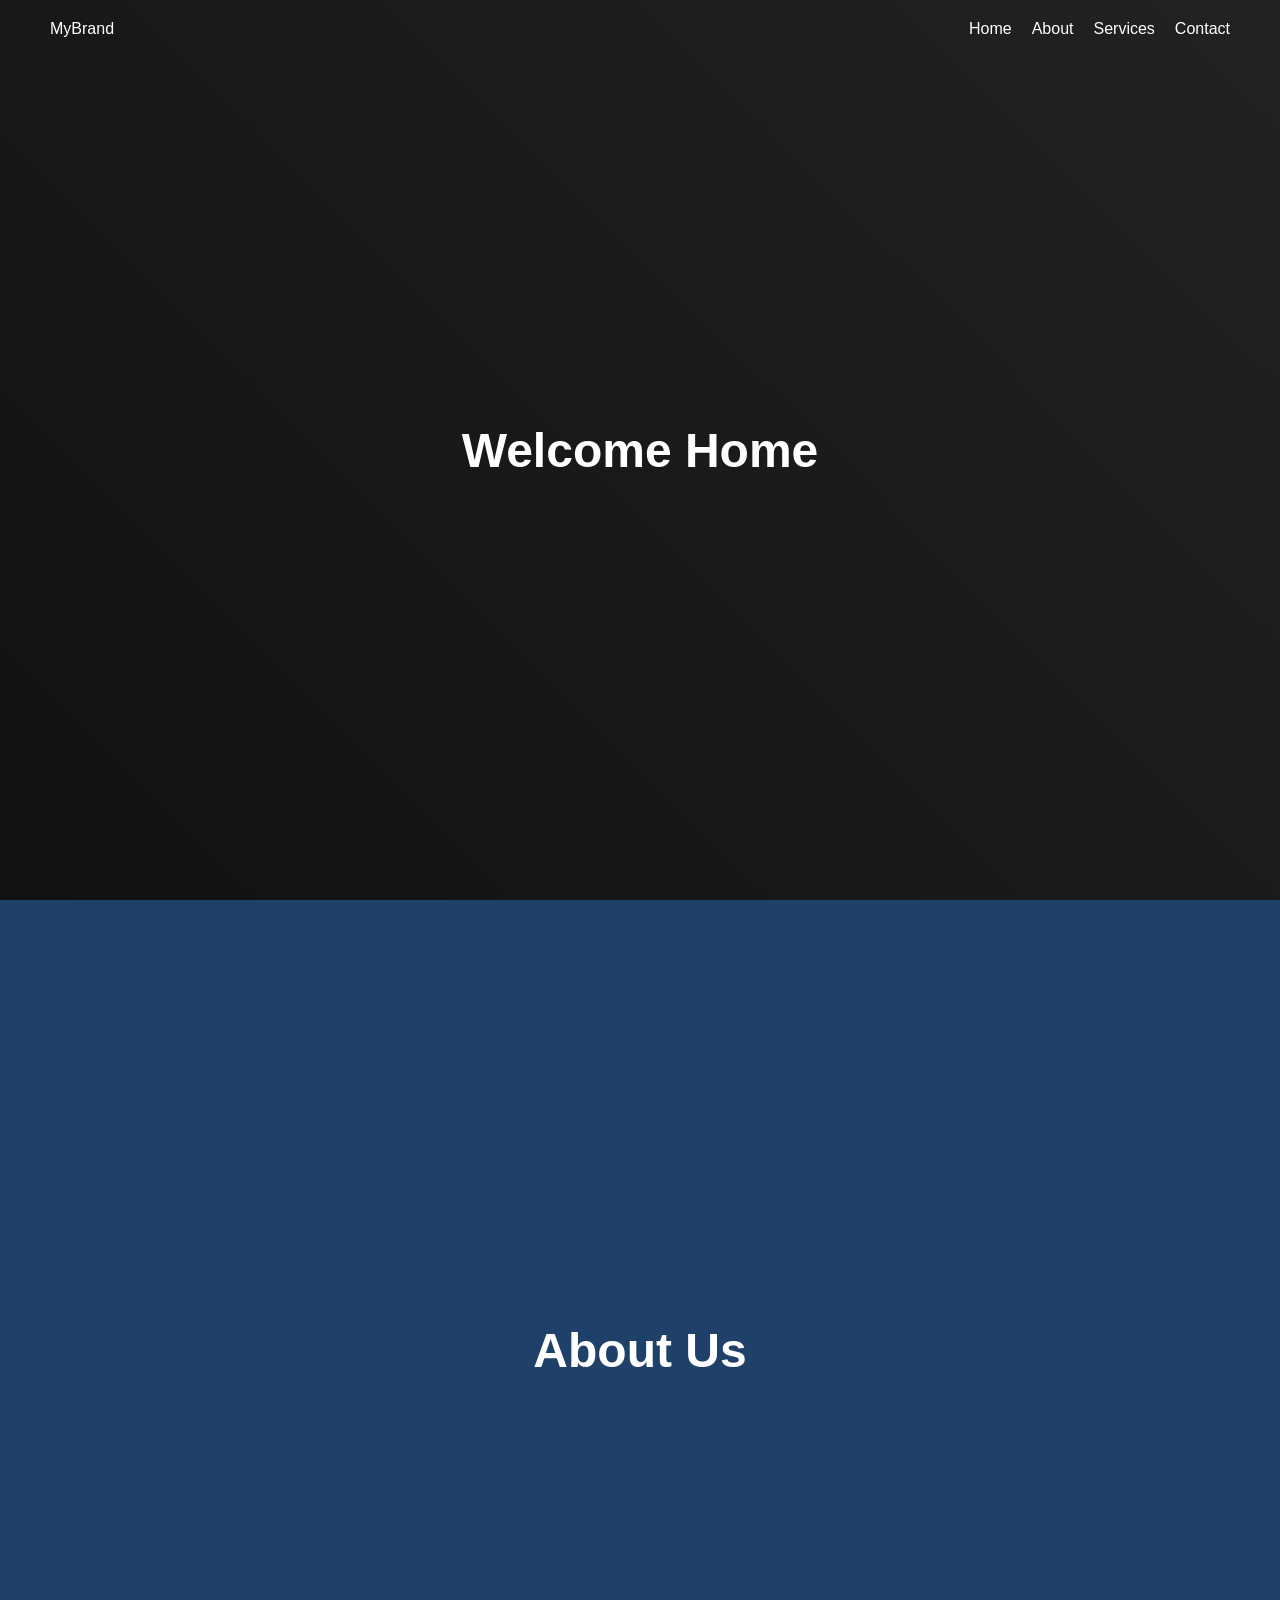
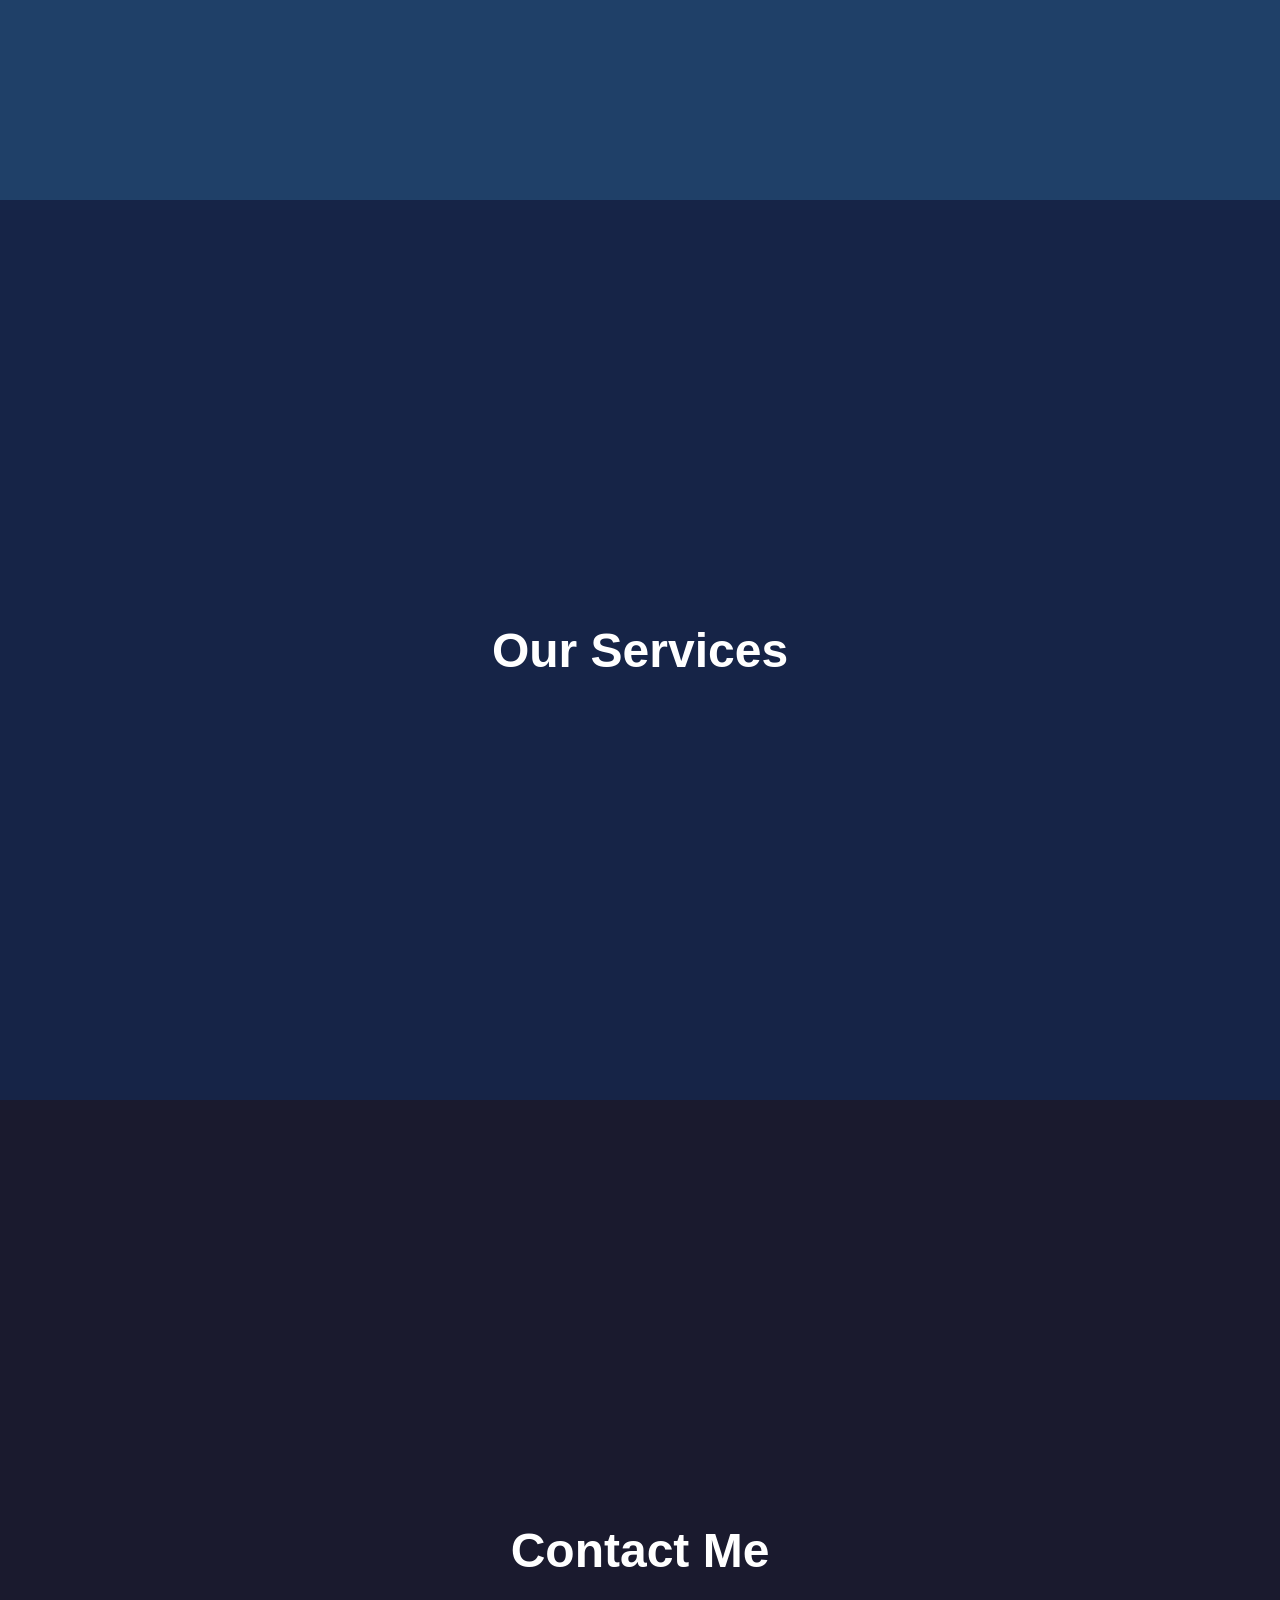
<file: Task_1/index.html>
<!DOCTYPE html>
<html lang="en">
<head>
    <meta charset="UTF-8">
    <meta name="viewport" content="width=device-width, initial-scale=1.0">
    <title>Responsive Landing Page</title>
    <link rel="stylesheet" href="style.css">
</head>
<body>

    <nav id="navbar">
        <div class="logo">MyBrand</div>
        <ul class="nav-links">
            <li><a href="#home">Home</a></li>
            <li><a href="#about">About</a></li>
            <li><a href="#services">Services</a></li>
            <li><a href="#contact">Contact</a></li>
        </ul>
    </nav>

    <section id="home" class="section"><h1>Welcome Home</h1></section>
    <section id="about" class="section"><h1>About Us</h1></section>
    <section id="services" class="section"><h1>Our Services</h1></section>
    <section id="contact" class="section"><h1>Contact Me</h1></section>

    <script src="script.js"></script>
</body>
</html>
</file>
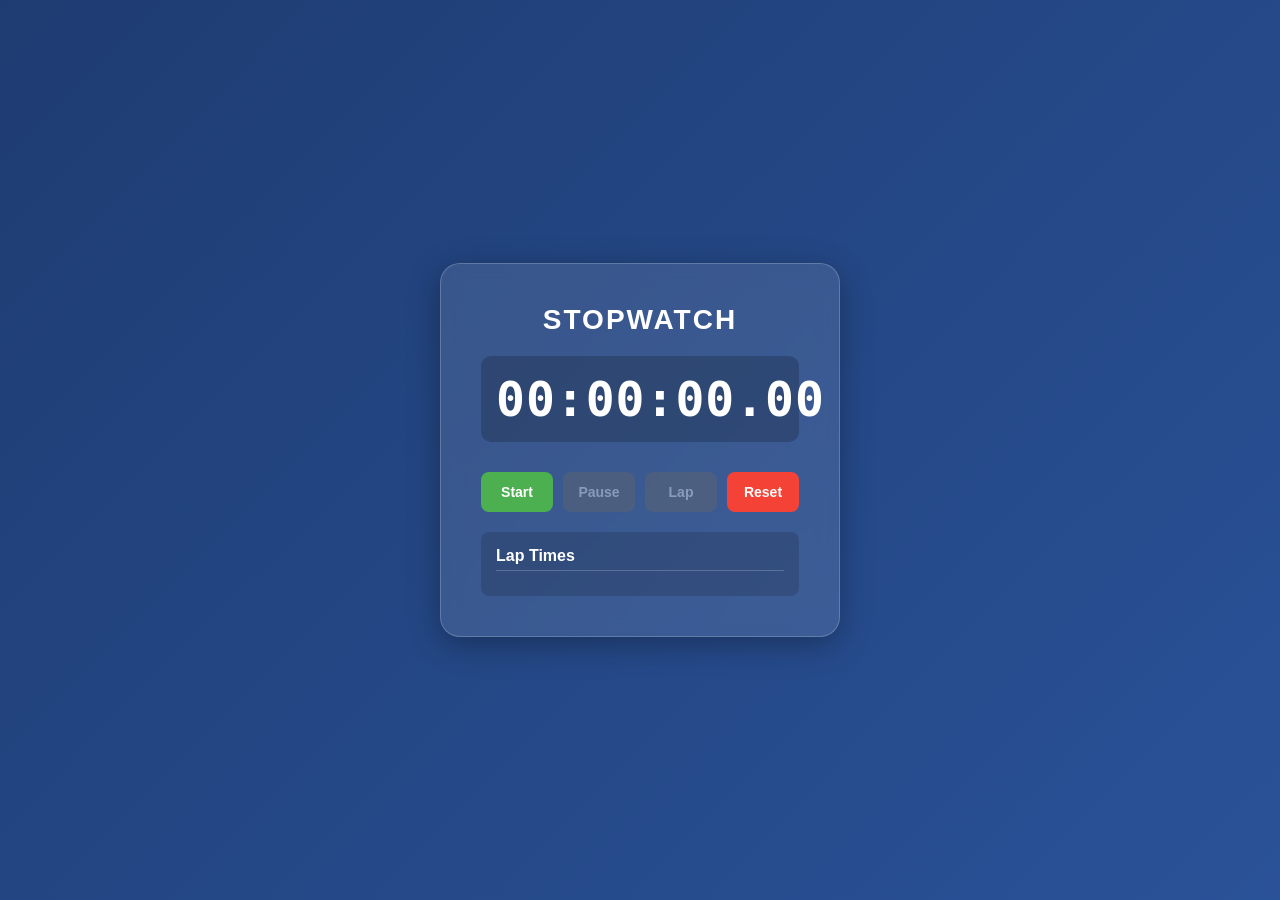
<file: Task_2/index.html>
<!DOCTYPE html>
<html lang="en">
<head>
    <meta charset="UTF-8">
    <meta name="viewport" content="width=device-width, initial-scale=1.0">
    <title>Stopwatch Application</title>
    <link rel="stylesheet" href="style.css">
</head>
<body>

    <div class="stopwatch-container">
        <h1>Stopwatch</h1>
        
        <div class="display" id="display">00:00:00.00</div>
        
        <div class="controls">
            <button id="startBtn" class="btn start">Start</button>
            <button id="pauseBtn" class="btn pause" disabled>Pause</button>
            <button id="lapBtn" class="btn lap" disabled>Lap</button>
            <button id="resetBtn" class="btn reset">Reset</button>
        </div>

        <div class="laps-box">
            <h3>Lap Times</h3>
            <ul id="lapsList"></ul>
        </div>
    </div>

    <script src="script.js"></script>
</body>
</html>
</file>
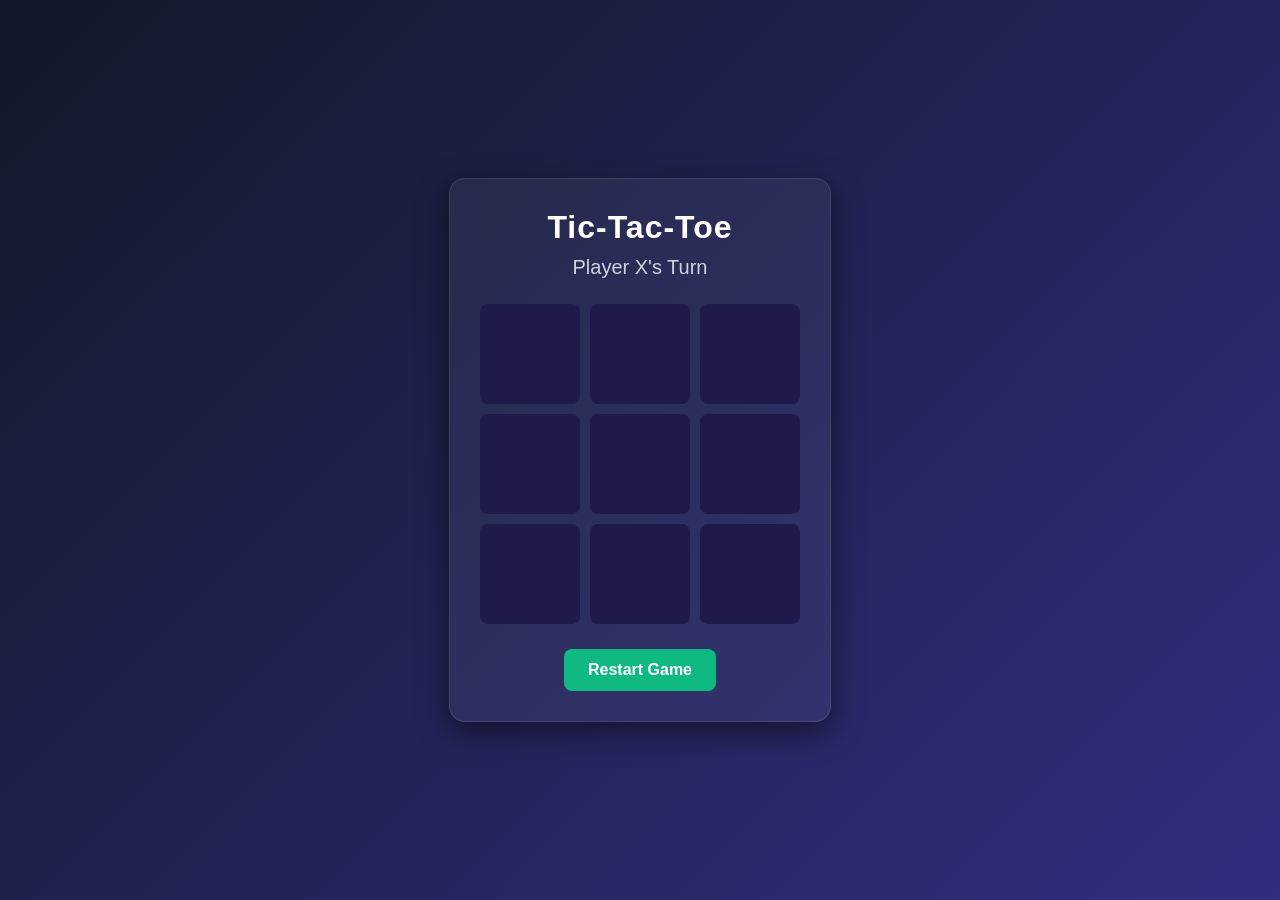
<file: Task_3/index.html>
<!DOCTYPE html>
<html lang="en">
<head>
    <meta charset="UTF-8">
    <meta name="viewport" content="width=device-width, initial-scale=1.0">
    <title>Tic-Tac-Toe Application</title>
    <link rel="stylesheet" href="style.css">
</head>
<body>

    <div class="game-container">
        <h1>Tic-Tac-Toe</h1>
        
        <!-- Game Status Screen -->
        <div class="status" id="statusText">Player X's Turn</div>

        <!-- 3x3 Game Board Grid -->
        <div class="board" id="board">
            <div data-cell-index="0" class="cell"></div>
            <div data-cell-index="1" class="cell"></div>
            <div data-cell-index="2" class="cell"></div>
            <div data-cell-index="3" class="cell"></div>
            <div data-cell-index="4" class="cell"></div>
            <div data-cell-index="5" class="cell"></div>
            <div data-cell-index="6" class="cell"></div>
            <div data-cell-index="7" class="cell"></div>
            <div data-cell-index="8" class="cell"></div>
        </div>

        <!-- Reset Button -->
        <button id="restartBtn" class="restart-btn">Restart Game</button>
    </div>

    <script src="script.js"></script>
</body>
</html>
</file>
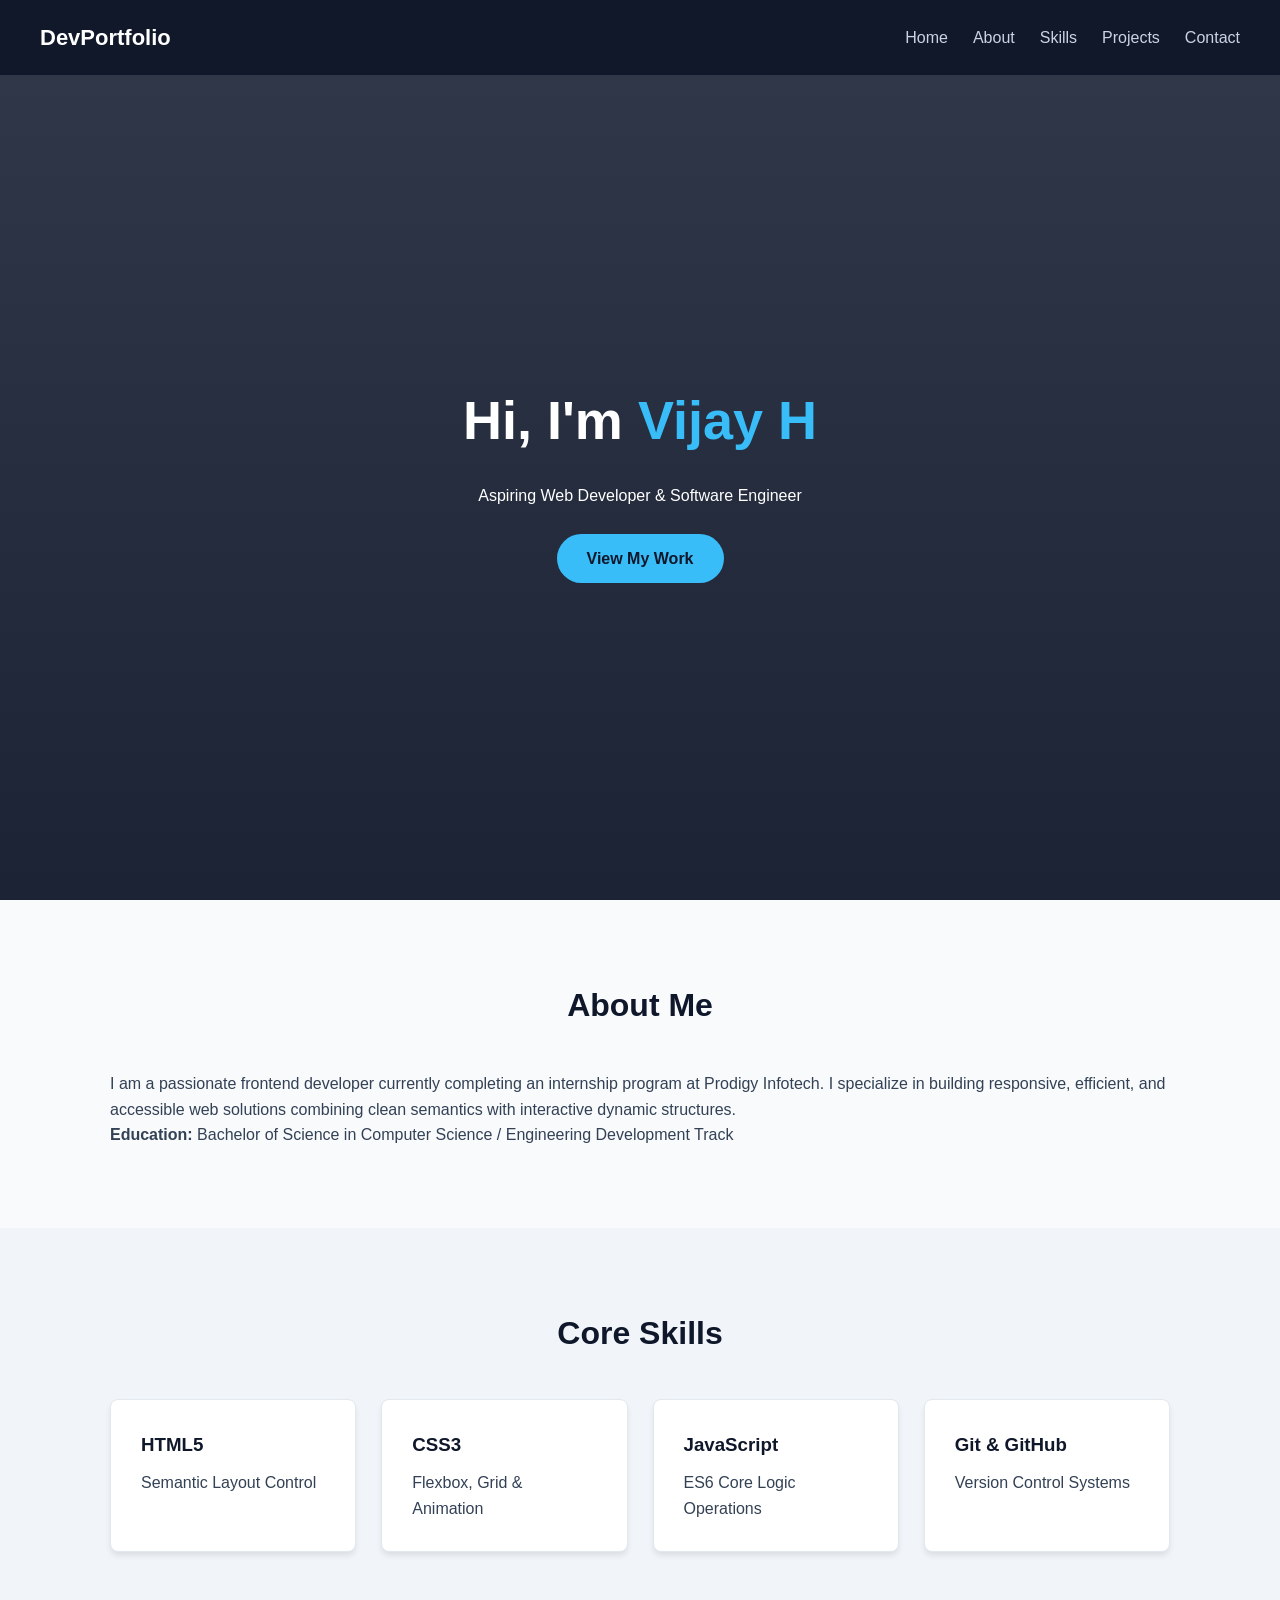
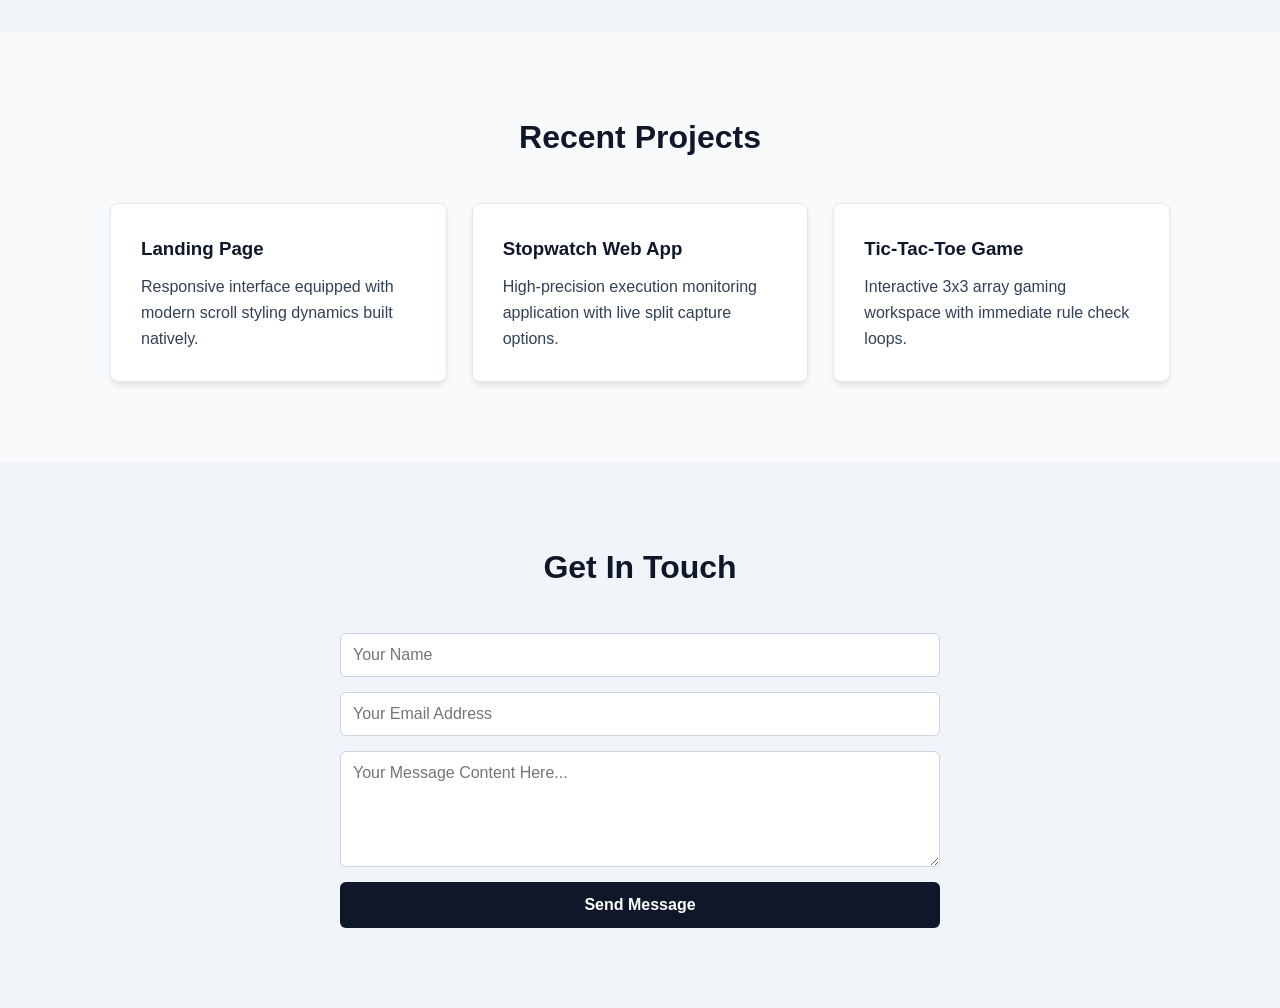
<file: Task_4/index.html>
<!DOCTYPE html>
<html lang="en">
<head>
    <meta charset="UTF-8">
    <meta name="viewport" content="width=device-width, initial-scale=1.0">
    <title>My Personal Portfolio</title>
    <link rel="stylesheet" href="style.css">
</head>
<body>

    <header id="header">
        <div class="logo">DevPortfolio</div>
        <nav>
            <ul class="nav-links">
                <li><a href="#hero">Home</a></li>
                <li><a href="#about">About</a></li>
                <li><a href="#skills">Skills</a></li>
                <li><a href="#projects">Projects</a></li>
                <li><a href="#contact">Contact</a></li>
            </ul>
        </nav>
    </header>

    <section id="hero" class="hero-section">
        <div class="hero-content">
            <h1>Hi, I'm <span class="highlight">Vijay H</span></h1>
            <p>Aspiring Web Developer & Software Engineer</p>
            <a href="#projects" class="cta-btn">View My Work</a>
        </div>
    </section>

    <section id="about" class="section-padding">
        <div class="container">
            <h2>About Me</h2>
            <div class="about-grid">
                <div class="about-text">
                    <p>I am a passionate frontend developer currently completing an internship program at Prodigy Infotech. I specialize in building responsive, efficient, and accessible web solutions combining clean semantics with interactive dynamic structures.</p>
                    <p><strong>Education:</strong> Bachelor of Science in Computer Science / Engineering Development Track</p>
                </div>
            </div>
        </div>
    </section>

    <section id="skills" class="section-padding alternate-bg">
        <div class="container">
            <h2>Core Skills</h2>
            <div class="skills-grid">
                <div class="skill-card"><h3>HTML5</h3><p>Semantic Layout Control</p></div>
                <div class="skill-card"><h3>CSS3</h3><p>Flexbox, Grid & Animation</p></div>
                <div class="skill-card"><h3>JavaScript</h3><p>ES6 Core Logic Operations</p></div>
                <div class="skill-card"><h3>Git & GitHub</h3><p>Version Control Systems</p></div>
            </div>
        </div>
    </section>

    <section id="projects" class="section-padding">
        <div class="container">
            <h2>Recent Projects</h2>
            <div class="projects-grid">
                <div class="project-card">
                    <h3>Landing Page</h3>
                    <p>Responsive interface equipped with modern scroll styling dynamics built natively.</p>
                </div>
                <div class="project-card">
                    <h3>Stopwatch Web App</h3>
                    <p>High-precision execution monitoring application with live split capture options.</p>
                </div>
                <div class="project-card">
                    <h3>Tic-Tac-Toe Game</h3>
                    <p>Interactive 3x3 array gaming workspace with immediate rule check loops.</p>
                </div>
            </div>
        </div>
    </section>

    <section id="contact" class="section-padding alternate-bg">
        <div class="container">
            <h2>Get In Touch</h2>
            <form id="contactForm" class="contact-form">
                <input type="text" id="name" placeholder="Your Name" required>
                <input type="email" id="email" placeholder="Your Email Address" required>
                <textarea id="message" rows="5" placeholder="Your Message Content Here..." required></textarea>
                <button type="submit" class="submit-btn">Send Message</button>
            </form>
        </div>
    </section>

    <script src="script.js"></script>
</body>
</html>
</file>
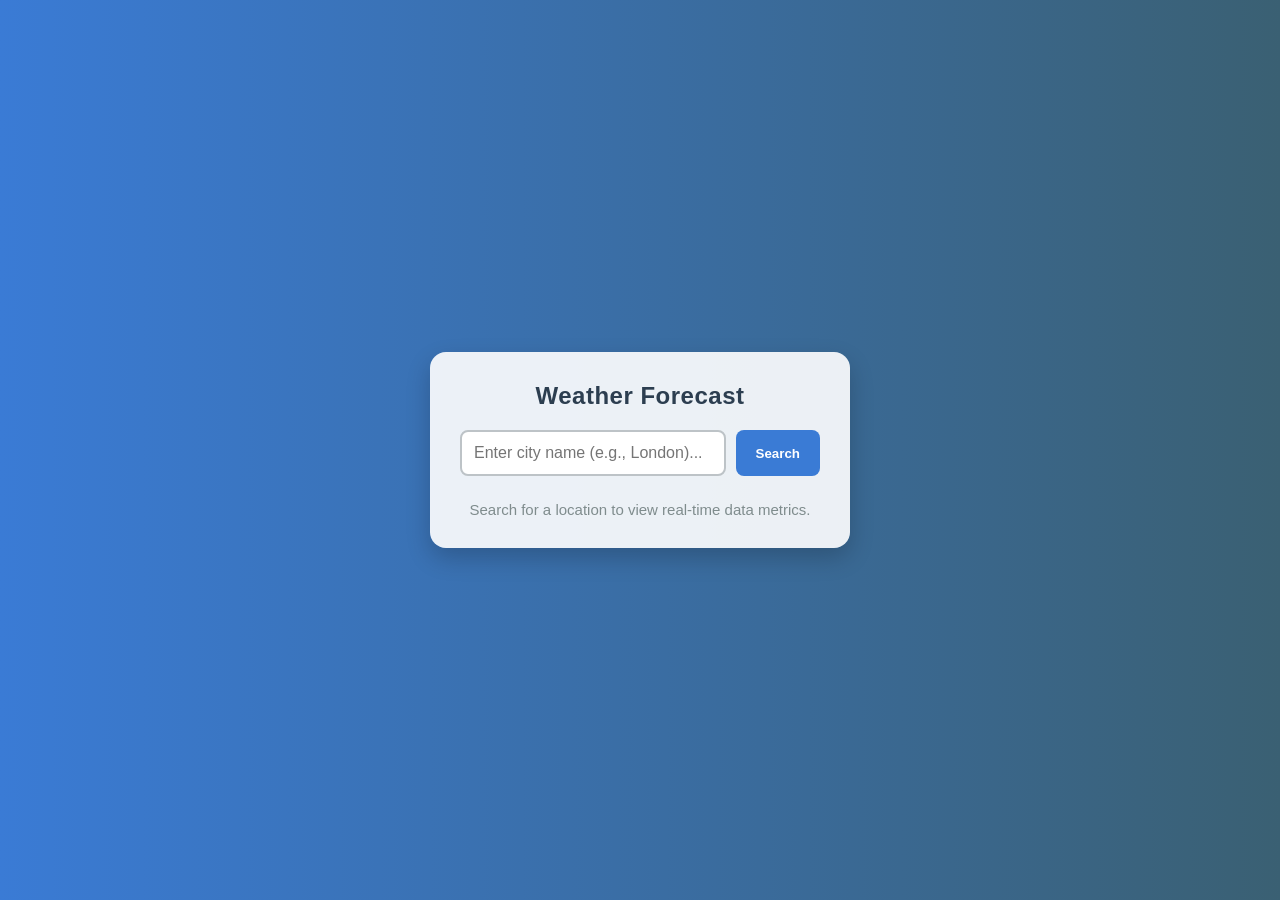
<file: Task_5/index.html>
<!DOCTYPE html>
<html lang="en">
<head>
    <meta charset="UTF-8">
    <meta name="viewport" content="width=device-width, initial-scale=1.0">
    <title>Weather Application</title>
    <link rel="stylesheet" href="style.css">
</head>
<body>

    <div class="weather-box">
        <h2>Weather Forecast</h2>
        
        <div class="search-bar">
            <input type="text" id="cityInput" placeholder="Enter city name (e.g., London)...">
            <button id="searchBtn">Search</button>
        </div>

        <div class="weather-info" id="weatherInfo">
            <p class="msg">Search for a location to view real-time data metrics.</p>
        </div>
    </div>

    <script src="script.js"></script>
</body>
</html>
</file>
<file: Task_1/style.css>
/* Reset basic styles */
* {
    margin: 0;
    padding: 0;
    box-sizing: border-box;
    font-family: 'Segoe UI', Tahoma, Geneva, Verdana, sans-serif;
}

html {
    scroll-behavior: smooth;
}

/* Default Navbar State */
nav {
    position: fixed;
    top: 0;
    width: 100%;
    display: flex;
    justify-content: space-between;
    align-items: center;
    padding: 20px 50px;
    background-color: transparent;
    color: #fff;
    transition: all 0.4s ease;
    z-index: 1000;
}

/* Active Navbar State on Scroll (triggered by JS) */
nav.scrolled {
    background-color: #1a1a2e;
    padding: 15px 50px;
    box-shadow: 0 4px 10px rgba(0, 0, 0, 0.3);
}

.nav-links {
    display: flex;
    list-style: none;
}

.nav-links li a {
    color: inherit;
    text-decoration: none;
    margin-left: 20px;
    font-weight: 500;
    transition: color 0.3s;
}

/* Hover Effect */
.nav-links li a:hover {
    color: #00fff0;
}

/* Section styling to create page height */
.section {
    height: 100vh;
    display: flex;
    justify-content: center;
    align-items: center;
    color: #fff;
}

#home { background: linear-gradient(45deg, #111, #222); }
#about { background: #1f4068; }
#services { background: #162447; }
#contact { background: #1a1a2e; }

h1 { font-size: 3rem; }
</file>
<file: Task_2/style.css>
* {
    margin: 0;
    padding: 0;
    box-sizing: border-box;
    font-family: 'Segoe UI', sans-serif;
}

body {
    background: linear-gradient(135deg, #1e3c72, #2a5298);
    min-height: 100vh;
    display: flex;
    justify-content: center;
    align-items: center;
    color: #fff;
}

.stopwatch-container {
    background: rgba(255, 255, 255, 0.1);
    backdrop-filter: blur(10px);
    border: 1px solid rgba(255, 255, 255, 0.2);
    padding: 40px;
    border-radius: 20px;
    box-shadow: 0 8px 32px rgba(0, 0, 0, 0.3);
    text-align: center;
    width: 400px;
}

h1 {
    font-size: 28px;
    margin-bottom: 20px;
    text-transform: uppercase;
    letter-spacing: 2px;
}

.display {
    font-size: 48px;
    font-weight: bold;
    font-family: monospace;
    background: rgba(0, 0, 0, 0.2);
    padding: 15px;
    border-radius: 10px;
    margin-bottom: 30px;
    letter-spacing: 1px;
}

.controls {
    display: flex;
    justify-content: space-between;
    gap: 10px;
    margin-bottom: 20px;
}

.btn {
    flex: 1;
    padding: 12px;
    font-size: 14px;
    font-weight: bold;
    border: none;
    border-radius: 8px;
    cursor: pointer;
    transition: all 0.3s ease;
}

.btn:disabled {
    background-color: #666 !important;
    opacity: 0.4;
    cursor: not-allowed;
}

.start { background-color: #4caf50; color: white; }
.pause { background-color: #ff9800; color: white; }
.lap { background-color: #00bcd4; color: white; }
.reset { background-color: #f44336; color: white; }

.btn:hover:not(:disabled) {
    transform: translateY(-2px);
    box-shadow: 0 5px 15px rgba(0,0,0,0.2);
}

.laps-box {
    margin-top: 20px;
    max-height: 200px;
    overflow-y: auto;
    text-align: left;
    background: rgba(0, 0, 0, 0.15);
    padding: 15px;
    border-radius: 8px;
}

.laps-box h3 {
    font-size: 16px;
    border-bottom: 1px solid rgba(255,255,255,0.2);
    padding-bottom: 5px;
    margin-bottom: 10px;
}

#lapsList {
    list-style: none;
}

#lapsList li {
    padding: 8px 0;
    border-bottom: 1px solid rgba(255,255,255,0.05);
    font-family: monospace;
    font-size: 15px;
    display: flex;
    justify-content: space-between;
}
</file>
<file: Task_3/style.css>
* {
    margin: 0;
    padding: 0;
    box-sizing: border-box;
    font-family: 'Segoe UI', sans-serif;
}

body {
    background: linear-gradient(135deg, #111827, #312e81);
    min-height: 100vh;
    display: flex;
    justify-content: center;
    align-items: center;
    color: #fff;
}

.game-container {
    text-align: center;
    background: rgba(255, 255, 255, 0.05);
    padding: 30px;
    border-radius: 16px;
    box-shadow: 0 10px 30px rgba(0, 0, 0, 0.5);
    border: 1px solid rgba(255, 255, 255, 0.1);
}

h1 {
    font-size: 32px;
    margin-bottom: 10px;
    letter-spacing: 1px;
}

.status {
    font-size: 20px;
    margin-bottom: 25px;
    font-weight: 500;
    color: #cbd5e1;
}

/* 3x3 CSS Grid System */
.board {
    display: grid;
    grid-template-columns: repeat(3, 100px);
    grid-template-rows: repeat(3, 100px);
    gap: 10px;
    justify-content: center;
    margin-bottom: 25px;
}

.cell {
    background-color: #1e1b4b;
    border-radius: 8px;
    display: flex;
    justify-content: center;
    align-items: center;
    font-size: 40px;
    font-weight: bold;
    cursor: pointer;
    transition: background-color 0.2s, transform 0.1s;
}

.cell:hover {
    background-color: #2e2a72;
}

.cell:active {
    transform: scale(0.95);
}

/* Individual mark styling colors */
.cell.x-mark {
    color: #38bdf8; /* Bright Cyan */
}

.cell.o-mark {
    color: #f43f5e; /* Vibrant Rose */
}

.restart-btn {
    background-color: #10b981;
    color: #fff;
    border: none;
    padding: 12px 24px;
    font-size: 16px;
    font-weight: bold;
    border-radius: 8px;
    cursor: pointer;
    transition: background-color 0.2s, transform 0.2s;
}

.restart-btn:hover {
    background-color: #059669;
    transform: translateY(-2px);
}
</file>
<file: Task_4/style.css>
/* Base Global Variables and Elements styling resets */
* {
    margin: 0;
    padding: 0;
    box-sizing: border-box;
    font-family: 'Segoe UI', Tahoma, Geneva, Verdana, sans-serif;
    scroll-behavior: smooth;
}

body {
    color: #334155;
    background-color: #f8fafc;
    line-height: 1.6;
}

.container {
    max-width: 1100px;
    margin: 0 auto;
    padding: 0 20px;
}

.section-padding {
    padding: 80px 0;
}

.alternate-bg {
    background-color: #f1f5f9;
}

h2 {
    text-align: center;
    font-size: 32px;
    margin-bottom: 40px;
    position: relative;
    color: #0f172a;
}

/* Header & Navbar Section Links */
header {
    position: fixed;
    top: 0;
    left: 0;
    width: 100%;
    background-color: rgba(15, 23, 42, 0.95);
    backdrop-filter: blur(5px);
    display: flex;
    justify-content: space-between;
    align-items: center;
    padding: 20px 40px;
    z-index: 2000;
}

.logo {
    color: #fff;
    font-size: 22px;
    font-weight: bold;
}

.nav-links {
    display: flex;
    list-style: none;
}

.nav-links li {
    margin-left: 25px;
}

.nav-links a {
    color: #cbd5e1;
    text-decoration: none;
    font-weight: 500;
    transition: color 0.3s;
}

.nav-links a:hover {
    color: #38bdf8;
}

/* Hero Section Formatting */
.hero-section {
    background: linear-gradient(rgba(15, 23, 42, 0.85), rgba(15, 23, 42, 0.95)), url('https://picsum.photos/1920/1080') no-repeat center center/cover;
    height: 100vh;
    display: flex;
    justify-content: center;
    align-items: center;
    text-align: center;
    color: #fff;
    padding-top: 60px;
}

.hero-content h1 {
    font-size: 54px;
    margin-bottom: 20px;
}

.highlight {
    color: #38bdf8;
}

.cta-btn {
    display: inline-block;
    background-color: #38bdf8;
    color: #0f172a;
    padding: 12px 30px;
    border-radius: 30px;
    text-decoration: none;
    font-weight: bold;
    margin-top: 25px;
    transition: transform 0.2s, background-color 0.2s;
}

.cta-btn:hover {
    transform: translateY(-3px);
    background-color: #0ea5e9;
}

/* Flexbox/Grid responsive grids layout */
.skills-grid, .projects-grid {
    display: grid;
    grid-template-columns: repeat(auto-fit, minmax(240px, 1fr));
    gap: 25px;
}

.skill-card, .project-card {
    background: #fff;
    padding: 30px;
    border-radius: 8px;
    box-shadow: 0 4px 6px -1px rgba(0, 0, 0, 0.1);
    border: 1px solid #e2e8f0;
    transition: transform 0.3s;
}

.skill-card:hover, .project-card:hover {
    transform: translateY(-5px);
}

.skill-card h3, .project-card h3 {
    margin-bottom: 10px;
    color: #0f172a;
}

/* Form structure customization layout */
.contact-form {
    max-width: 600px;
    margin: 0 auto;
    display: flex;
    flex-direction: column;
    gap: 15px;
}

.contact-form input, .contact-form textarea {
    width: 100%;
    padding: 12px;
    border-radius: 6px;
    border: 1px solid #cbd5e1;
    font-size: 16px;
}

.submit-btn {
    background-color: #0f172a;
    color: #fff;
    border: none;
    padding: 14px;
    font-size: 16px;
    font-weight: bold;
    border-radius: 6px;
    cursor: pointer;
    transition: background-color 0.2s;
}

.submit-btn:hover {
    background-color: #1e293b;
}
</file>
<file: Task_5/style.css>
* {
    margin: 0;
    padding: 0;
    box-sizing: border-box;
    font-family: 'Segoe UI', Arial, sans-serif;
}

body {
    background: linear-gradient(to right, #3a7bd5, #3a6073);
    min-height: 100vh;
    display: flex;
    justify-content: center;
    align-items: center;
    color: #333;
}

.weather-box {
    background: rgba(255, 255, 255, 0.9);
    padding: 30px;
    border-radius: 16px;
    box-shadow: 0 10px 25px rgba(0,0,0,0.2);
    width: 100%;
    max-width: 420px;
    text-align: center;
}

h2 {
    margin-bottom: 20px;
    color: #2c3e50;
    letter-spacing: 0.5px;
}

.search-bar {
    display: flex;
    gap: 10px;
    margin-bottom: 25px;
}

#cityInput {
    flex: 1;
    padding: 12px;
    border: 2px solid #bdc3c7;
    border-radius: 8px;
    font-size: 16px;
    outline: none;
    transition: border-color 0.2s;
}

#cityInput:focus {
    border-color: #3a7bd5;
}

#searchBtn {
    background-color: #3a7bd5;
    color: white;
    border: none;
    padding: 12px 20px;
    border-radius: 8px;
    font-weight: bold;
    cursor: pointer;
    transition: background-color 0.2s;
}

#searchBtn:hover {
    background-color: #2a6bc5;
}

/* Resulting Weather Card Text and Styling Classes */
.weather-info {
    animation: fadeIn 0.4s ease-in;
}

.msg {
    color: #7f8c8d;
    font-size: 15px;
}

.cityName {
    font-size: 24px;
    font-weight: bold;
    color: #2c3e50;
    margin-bottom: 5px;
}

.temp {
    font-size: 48px;
    font-weight: 300;
    color: #111;
    margin: 10px 0;
}

.description {
    font-size: 18px;
    text-transform: capitalize;
    color: #7f8c8d;
    margin-bottom: 15px;
}

.details-grid {
    display: grid;
    grid-template-columns: 1fr 1fr;
    gap: 10px;
    border-top: 1px solid #eee;
    padding-top: 15px;
    margin-top: 10px;
}

.detail-item {
    font-size: 14px;
    color: #555;
}

@keyframes fadeIn {
    from { opacity: 0; transform: translateY(5px); }
    to { opacity: 1; transform: translateY(0); }
}
</file>
